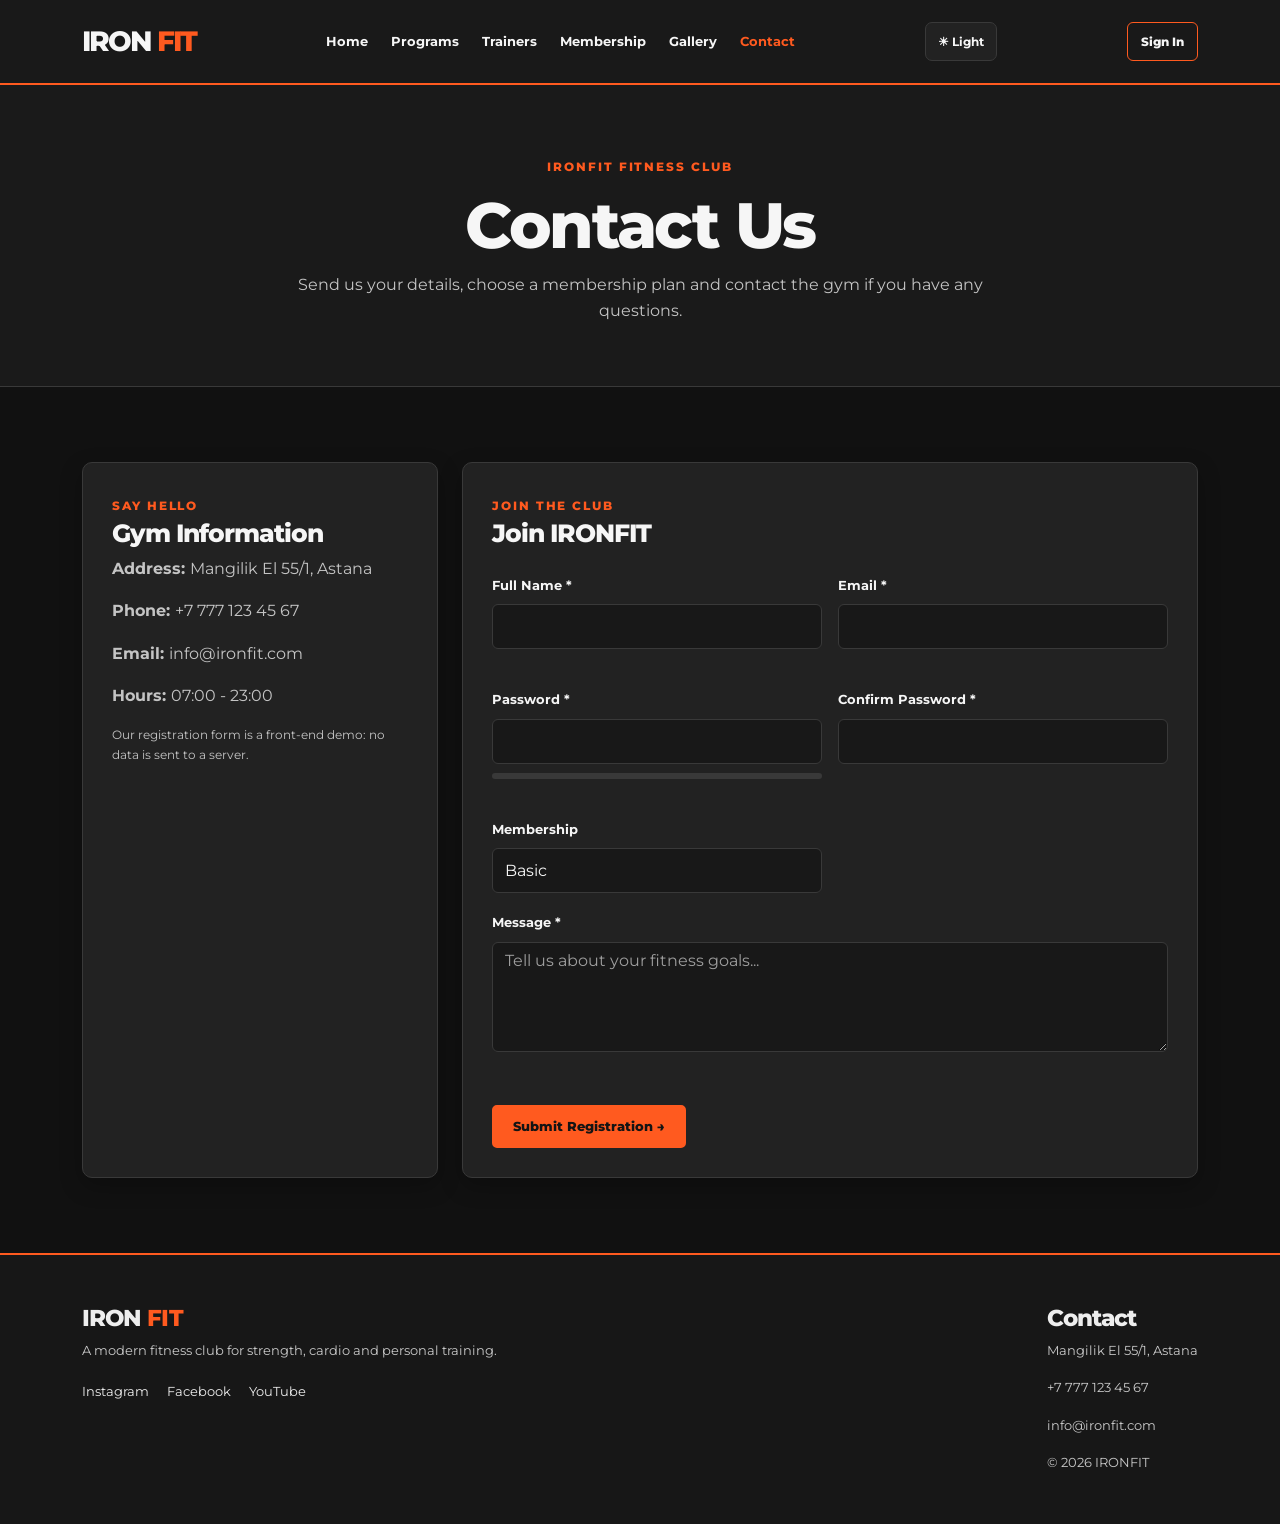
<file: contact.html>
<!DOCTYPE html>
<html lang="en">
  <head>
    <meta charset="utf-8"/>
    <meta content="width=device-width, initial-scale=1.0" name="viewport"/>
    <meta content="IRONFIT gym &mdash; programs, trainers, memberships, registration and gallery." name="description"/>
    <title>
      IRONFIT | Contact Us
    </title>
    <link href="https://fonts.googleapis.com" rel="preconnect"/>
    <link href="https://fonts.googleapis.com/css2?family=Montserrat:wght@400;500;600;700;800&amp;display=swap" rel="stylesheet"/>
    <link href="https://cdn.jsdelivr.net/npm/bootstrap@5.3.8/dist/css/bootstrap.min.css" rel="stylesheet"/>
    <script>
      try {
        const savedTheme = localStorage.getItem("ironfit-theme");
        document.documentElement.dataset.theme = savedTheme === "light" ? "light" : "dark";
      } catch (error) {
        document.documentElement.dataset.theme = "dark";
      }
    </script>
    <link href="css/style.css" rel="stylesheet"/>
  </head>
  <body>
    <header class="site-header">
      <div class="container header-content">
        <a class="logo" href="index.html">
          IRON
          <span>
            FIT
          </span>
        </a>
        <nav aria-label="Main navigation">
          <ul class="nav-list">
            <li>
              <a href="index.html">
                Home
              </a>
            </li>
            <li>
              <a href="programs.html">
                Programs
              </a>
            </li>
            <li>
              <a href="trainers.html">
                Trainers
              </a>
            </li>
            <li>
              <a href="membership.html">
                Membership
              </a>
            </li>
            <li>
              <a href="gallery.html">
                Gallery
              </a>
            </li>
            <li>
              <a aria-current="page" class="active" href="contact.html">
                Contact
              </a>
            </li>
          </ul>
        </nav>
        <button aria-label="Switch to light mode" class="theme-toggle" id="themeToggle" type="button">
          ☀ Light
        </button>
        <div class="auth-controls" aria-label="Account controls">
          <a class="auth-signin" id="signInLink" href="signin.html">Sign In</a>
          <span class="auth-greeting" id="signedInUser" hidden>Hi, <strong id="signedInName"></strong></span>
          <button class="auth-signout" id="signOutButton" type="button" hidden>Logout</button>
        </div>
      </div>
    </header>
    <main>
      <section class="page-title">
        <div class="container">
          <span class="eyebrow">
            IRONFIT FITNESS CLUB
          </span>
          <h1>
            Contact Us
          </h1>
          <p>
            Send us your details, choose a membership plan and contact the gym if you have any questions.
          </p>
        </div>
      </section>
      <section class="section">
        <div class="container">
          <div class="row g-4">
            <div class="col-lg-4">
              <div class="contact-box">
                <span class="eyebrow">
                  SAY HELLO
                </span>
                <h2>
                  Gym Information
                </h2>
                <p>
                  <strong>
                    Address:
                  </strong>
                  Mangilik El 55/1, Astana
                </p>
                <p>
                  <strong>
                    Phone:
                  </strong>
                  +7 777 123 45 67
                </p>
                <p>
                  <strong>
                    Email:
                  </strong>
                  info@ironfit.com
                </p>
                <p>
                  <strong>
                    Hours:
                  </strong>
                  07:00 - 23:00
                </p>
                <p class="helper">
                  Our registration form is a front-end demo: no data is sent to a server.
                </p>
              </div>
            </div>
            <div class="col-lg-8">
              <div class="contact-box">
                <span class="eyebrow">
                  JOIN THE CLUB
                </span>
                <h2 class="mb-4">
                  Join IRONFIT
                </h2>
                <form id="registrationForm" novalidate="">
                  <div class="row g-3">
                    <div class="col-md-6">
                      <label class="form-label" for="name">
                        Full Name *
                      </label>
                      <input autocomplete="name" class="form-control" id="name" name="name" required=""/>
                      <div aria-live="polite" class="field-feedback" id="nameFeedback">
                      </div>
                    </div>
                    <div class="col-md-6">
                      <label class="form-label" for="email">
                        Email *
                      </label>
                      <input autocomplete="email" class="form-control" id="email" name="email" required="" type="email"/>
                      <div aria-live="polite" class="field-feedback" id="emailFeedback">
                      </div>
                    </div>
                    <div class="col-md-6">
                      <label class="form-label" for="password">
                        Password *
                      </label>
                      <input autocomplete="new-password" class="form-control" id="password" name="password" required="" type="password"/>
                      <div class="password-meter">
                        <div id="passwordBar">
                        </div>
                      </div>
                      <div aria-live="polite" class="field-feedback" id="passwordFeedback">
                      </div>
                    </div>
                    <div class="col-md-6">
                      <label class="form-label" for="confirmPassword">
                        Confirm Password *
                      </label>
                      <input autocomplete="new-password" class="form-control" id="confirmPassword" name="confirmPassword" required="" type="password"/>
                      <div aria-live="polite" class="field-feedback" id="confirmPasswordFeedback">
                      </div>
                    </div>
                    <div class="col-md-6">
                      <label class="form-label" for="plan">
                        Membership
                      </label>
                      <select class="form-select" id="plan" name="plan">
                        <option>
                          Basic
                        </option>
                        <option>
                          Standard
                        </option>
                        <option>
                          Premium
                        </option>
                      </select>
                    </div>
                    <div class="col-12">
                      <label class="form-label" for="message">
                        Message *
                      </label>
                      <textarea class="form-control" id="message" name="message" placeholder="Tell us about your fitness goals..." required="" rows="4"></textarea>
                      <div aria-live="polite" class="field-feedback" id="messageFeedback">
                      </div>
                    </div>
                  </div>
                  <div aria-live="polite" class="mt-3" id="registrationStatus" role="status">
                  </div>
                  <button class="btn-main mt-3" type="submit">
                    Submit Registration &rarr;
                  </button>
                </form>
              </div>
            </div>
          </div>
        </div>
      </section>
    </main>
    <footer class="site-footer">
      <div class="container footer-content">
        <div>
          <h3>
            IRON
            <span>
              FIT
            </span>
          </h3>
          <p>
            A modern fitness club for strength, cardio and personal training.
          </p>
          <ul class="social-links">
            <li>
              <a href="https://www.instagram.com/" rel="noopener noreferrer" target="_blank">
                Instagram
              </a>
            </li>
            <li>
              <a href="https://www.facebook.com/" rel="noopener noreferrer" target="_blank">
                Facebook
              </a>
            </li>
            <li>
              <a href="https://www.youtube.com/" rel="noopener noreferrer" target="_blank">
                YouTube
              </a>
            </li>
          </ul>
        </div>
        <div>
          <h3>
            Contact
          </h3>
          <p>
            Mangilik El 55/1, Astana
          </p>
          <p>
            +7 777 123 45 67
          </p>
          <p>
            info@ironfit.com
          </p>
          <p>
            &copy; 2026 IRONFIT
          </p>
        </div>
      </div>

    </footer>
    <script src="js/jquery-3.7.1.min.js">
    </script>
    <script src="js/script.js">
    </script>
  </body>
</html>
</file>
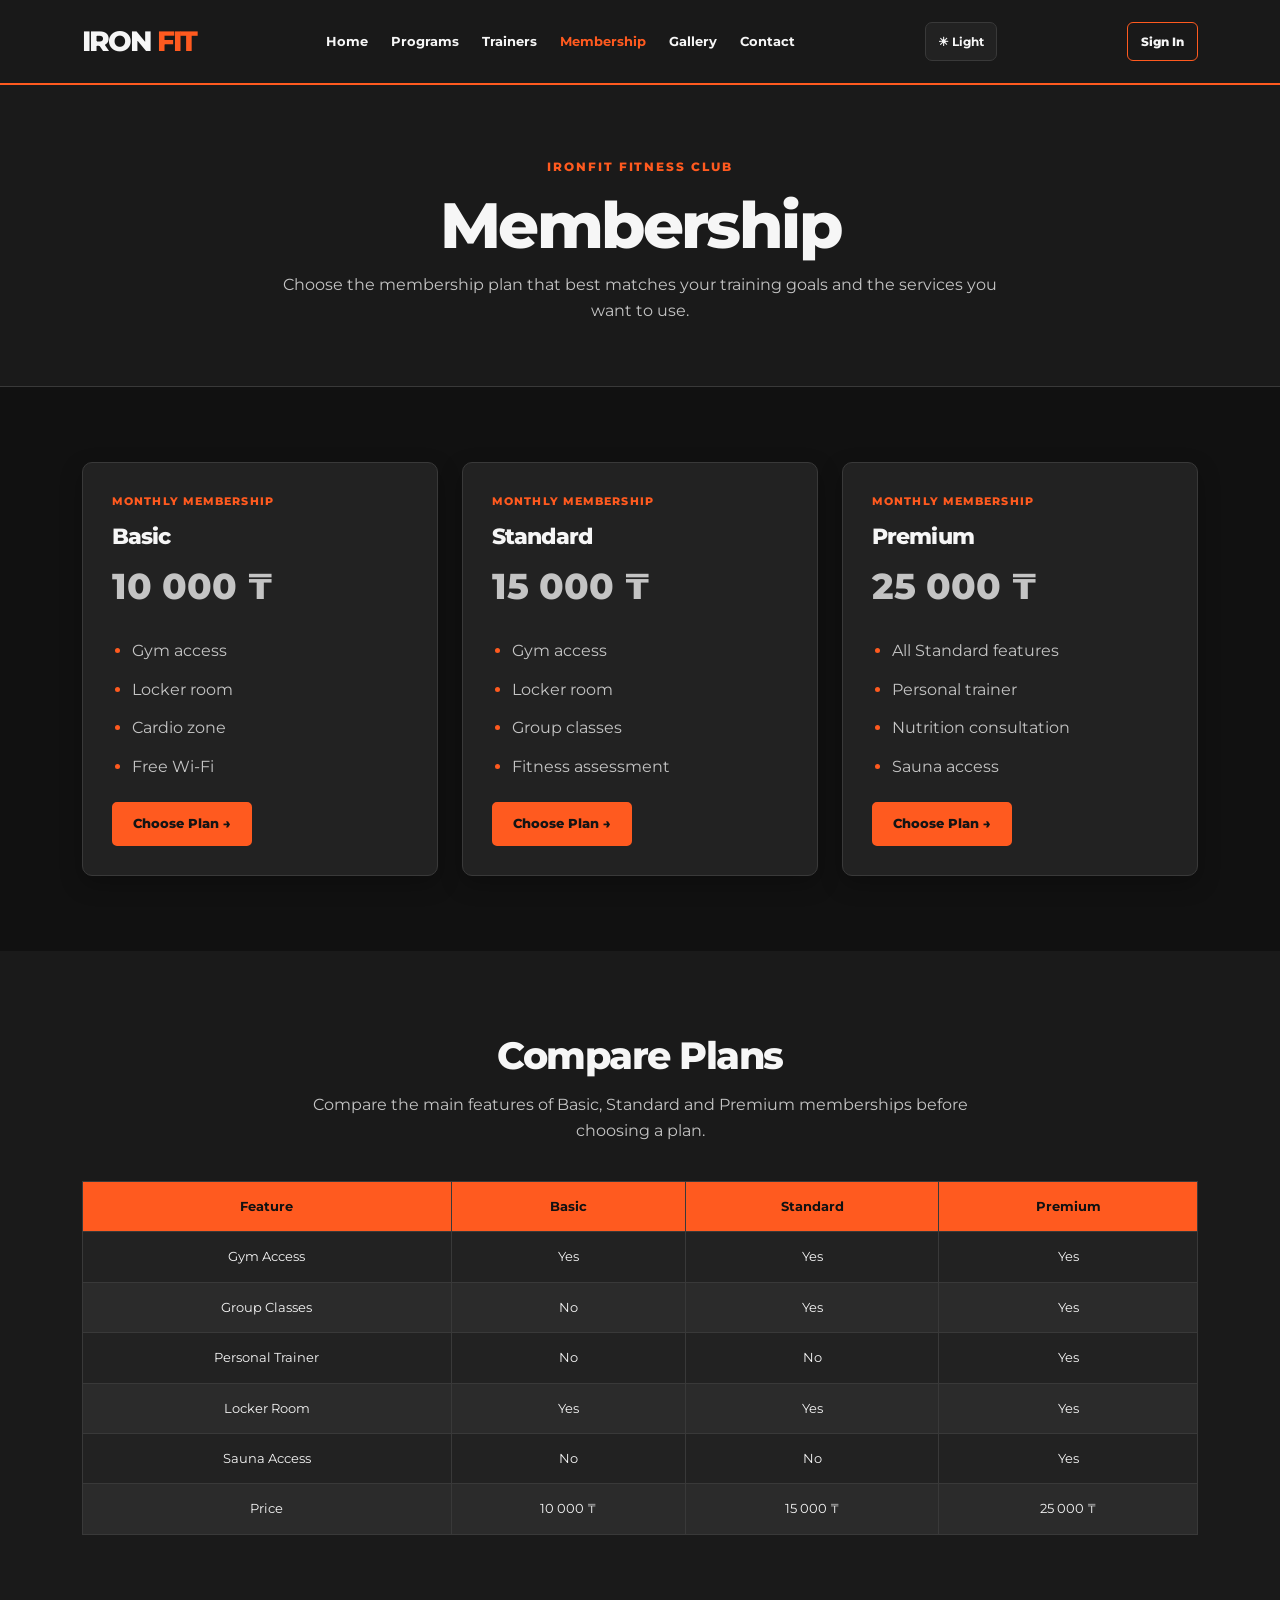
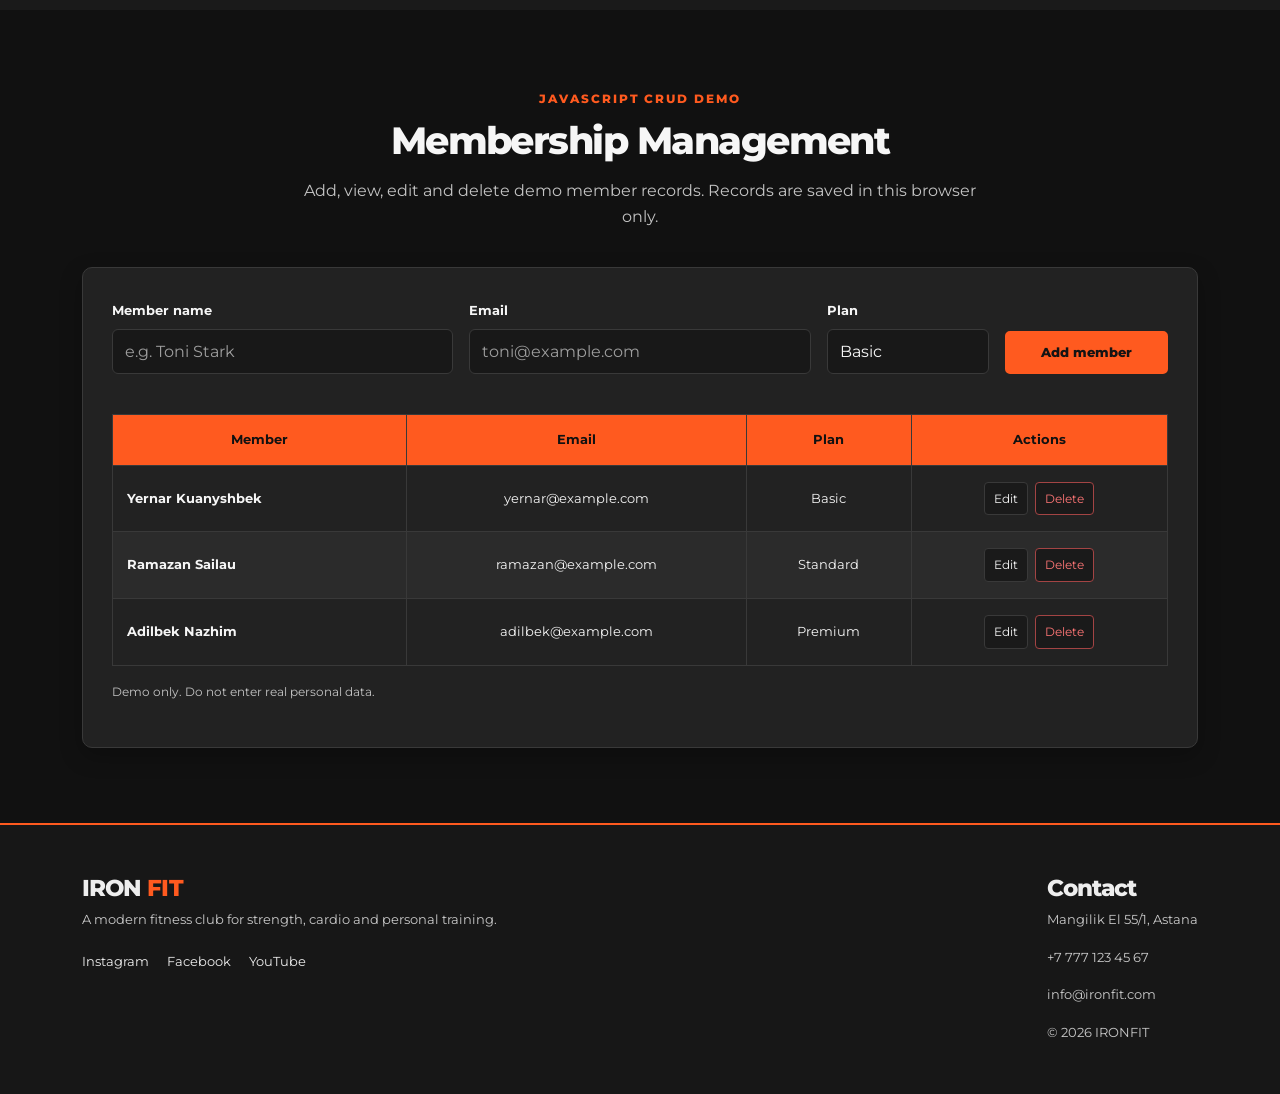
<file: membership.html>
<!DOCTYPE html>
<html lang="en">
  <head>
    <meta charset="utf-8"/>
    <meta content="width=device-width, initial-scale=1.0" name="viewport"/>
    <meta content="IRONFIT gym &mdash; programs, trainers, memberships, registration and gallery." name="description"/>
    <title>
      IRONFIT | Membership
    </title>
    <link href="https://fonts.googleapis.com" rel="preconnect"/>
    <link href="https://fonts.googleapis.com/css2?family=Montserrat:wght@400;500;600;700;800&amp;display=swap" rel="stylesheet"/>
    <link href="https://cdn.jsdelivr.net/npm/bootstrap@5.3.8/dist/css/bootstrap.min.css" rel="stylesheet"/>
    <script>
      try {
        const savedTheme = localStorage.getItem("ironfit-theme");
        document.documentElement.dataset.theme = savedTheme === "light" ? "light" : "dark";
      } catch (error) {
        document.documentElement.dataset.theme = "dark";
      }
    </script>
    <link href="css/style.css" rel="stylesheet"/>
  </head>
  <body>
    <header class="site-header">
      <div class="container header-content">
        <a class="logo" href="index.html">
          IRON
          <span>
            FIT
          </span>
        </a>
        <nav aria-label="Main navigation">
          <ul class="nav-list">
            <li>
              <a href="index.html">
                Home
              </a>
            </li>
            <li>
              <a href="programs.html">
                Programs
              </a>
            </li>
            <li>
              <a href="trainers.html">
                Trainers
              </a>
            </li>
            <li>
              <a aria-current="page" class="active" href="membership.html">
                Membership
              </a>
            </li>
            <li>
              <a href="gallery.html">
                Gallery
              </a>
            </li>
            <li>
              <a href="contact.html">
                Contact
              </a>
            </li>
          </ul>
        </nav>
        <button aria-label="Switch to light mode" class="theme-toggle" id="themeToggle" type="button">
          ☀ Light
        </button>
        <div class="auth-controls" aria-label="Account controls">
          <a class="auth-signin" id="signInLink" href="signin.html">Sign In</a>
          <span class="auth-greeting" id="signedInUser" hidden>Hi, <strong id="signedInName"></strong></span>
          <button class="auth-signout" id="signOutButton" type="button" hidden>Logout</button>
        </div>
      </div>
    </header>
    <main>
      <section class="page-title">
        <div class="container">
          <span class="eyebrow">
            IRONFIT FITNESS CLUB
          </span>
          <h1>
            Membership
          </h1>
          <p>
            Choose the membership plan that best matches your training goals and the services you want to use.
          </p>
        </div>
      </section>
      <section class="section">
        <div class="container">
          <div class="row g-4">
            <div class="col-lg-4 col-md-6 col-12">
              <article class="plan-card">
                <span class="category-label">
                  MONTHLY MEMBERSHIP
                </span>
                <h3>
                  Basic
                </h3>
                <p class="price">
                  10 000 ₸
                </p>
                <ul>
                  <li>
                    Gym access
                  </li>
                  <li>
                    Locker room
                  </li>
                  <li>
                    Cardio zone
                  </li>
                  <li>
                    Free Wi-Fi
                  </li>
                </ul>
                <a class="btn-main" href="contact.html?plan=basic">
                  Choose Plan &rarr;
                </a>
              </article>
            </div>
            <div class="col-lg-4 col-md-6 col-12">
              <article class="plan-card">
                <span class="category-label">
                  MONTHLY MEMBERSHIP
                </span>
                <h3>
                  Standard
                </h3>
                <p class="price">
                  15 000 ₸
                </p>
                <ul>
                  <li>
                    Gym access
                  </li>
                  <li>
                    Locker room
                  </li>
                  <li>
                    Group classes
                  </li>
                  <li>
                    Fitness assessment
                  </li>
                </ul>
                <a class="btn-main" href="contact.html?plan=standard">
                  Choose Plan &rarr;
                </a>
              </article>
            </div>
            <div class="col-lg-4 col-md-6 col-12">
              <article class="plan-card">
                <span class="category-label">
                  MONTHLY MEMBERSHIP
                </span>
                <h3>
                  Premium
                </h3>
                <p class="price">
                  25 000 ₸
                </p>
                <ul>
                  <li>
                    All Standard features
                  </li>
                  <li>
                    Personal trainer
                  </li>
                  <li>
                    Nutrition consultation
                  </li>
                  <li>
                    Sauna access
                  </li>
                </ul>
                <a class="btn-main" href="contact.html?plan=premium">
                  Choose Plan &rarr;
                </a>
              </article>
            </div>
          </div>
        </div>
      </section>
      <section class="section bg-dark">
        <div class="container">
          <div class="section-title">
            <h2>
              Compare Plans
            </h2>
            <p>
              Compare the main features of Basic, Standard and Premium memberships before choosing a plan.
            </p>
          </div>
          <div class="table-box">
            <table class="compare-table">
              <thead>
                <tr>
                  <th>
                    Feature
                  </th>
                  <th>
                    Basic
                  </th>
                  <th>
                    Standard
                  </th>
                  <th>
                    Premium
                  </th>
                </tr>
              </thead>
              <tbody>
                <tr>
                  <td>
                    Gym Access
                  </td>
                  <td>
                    Yes
                  </td>
                  <td>
                    Yes
                  </td>
                  <td>
                    Yes
                  </td>
                </tr>
                <tr>
                  <td>
                    Group Classes
                  </td>
                  <td>
                    No
                  </td>
                  <td>
                    Yes
                  </td>
                  <td>
                    Yes
                  </td>
                </tr>
                <tr>
                  <td>
                    Personal Trainer
                  </td>
                  <td>
                    No
                  </td>
                  <td>
                    No
                  </td>
                  <td>
                    Yes
                  </td>
                </tr>
                <tr>
                  <td>
                    Locker Room
                  </td>
                  <td>
                    Yes
                  </td>
                  <td>
                    Yes
                  </td>
                  <td>
                    Yes
                  </td>
                </tr>
                <tr>
                  <td>
                    Sauna Access
                  </td>
                  <td>
                    No
                  </td>
                  <td>
                    No
                  </td>
                  <td>
                    Yes
                  </td>
                </tr>
                <tr>
                  <td>
                    Price
                  </td>
                  <td>
                    10 000 ₸
                  </td>
                  <td>
                    15 000 ₸
                  </td>
                  <td>
                    25 000 ₸
                  </td>
                </tr>
              </tbody>
            </table>
          </div>
        </div>
      </section>
      <section class="section" id="memberManagement">
        <div class="container">
          <div class="section-title">
            <span class="eyebrow">
              JAVASCRIPT CRUD DEMO
            </span>
            <h2>
              Membership Management
            </h2>
            <p>
              Add, view, edit and delete demo member records. Records are saved in this browser only.
            </p>
          </div>
          <div class="management-panel">
            <form id="memberForm" novalidate="">
              <input id="memberId" type="hidden"/>
              <div class="row g-3 align-items-end">
                <div class="col-md-4">
                  <label class="form-label" for="memberName">
                    Member name
                  </label>
                  <input class="form-control" id="memberName" maxlength="80" placeholder="e.g. Toni Stark" required=""/>
                </div>
                <div class="col-md-4">
                  <label class="form-label" for="memberEmail">
                    Email
                  </label>
                  <input class="form-control" id="memberEmail" placeholder="toni@example.com" required="" type="email"/>
                </div>
                <div class="col-md-2">
                  <label class="form-label" for="memberPlan">
                    Plan
                  </label>
                  <select class="form-select" id="memberPlan">
                    <option>
                      Basic
                    </option>
                    <option>
                      Standard
                    </option>
                    <option>
                      Premium
                    </option>
                  </select>
                </div>
                <div class="col-md-2">
                  <button class="btn-main w-100" id="memberSubmit" type="submit">
                    Add member
                  </button>
                </div>
              </div>
              <div class="d-flex justify-content-between align-items-center flex-wrap gap-2 mt-3">
                <p aria-live="polite" class="helper mb-0" id="memberFeedback" role="status">
                </p>
                <button class="btn-outline small" hidden="" id="memberCancel" type="button">
                  Cancel edit
                </button>
              </div>
            </form>
            <div class="table-box mt-4">
              <table class="compare-table member-table">
                <thead>
                  <tr>
                    <th>
                      Member
                    </th>
                    <th>
                      Email
                    </th>
                    <th>
                      Plan
                    </th>
                    <th>
                      Actions
                    </th>
                  </tr>
                </thead>
                <tbody id="memberRows">
                </tbody>
              </table>
            </div>
            <p class="helper mt-3">
              Demo only. Do not enter real personal data.
            </p>
          </div>
        </div>
      </section>
    </main>
    <footer class="site-footer">
      <div class="container footer-content">
        <div>
          <h3>
            IRON
            <span>
              FIT
            </span>
          </h3>
          <p>
            A modern fitness club for strength, cardio and personal training.
          </p>
          <ul class="social-links">
            <li>
              <a href="https://www.instagram.com/" rel="noopener noreferrer" target="_blank">
                Instagram
              </a>
            </li>
            <li>
              <a href="https://www.facebook.com/" rel="noopener noreferrer" target="_blank">
                Facebook
              </a>
            </li>
            <li>
              <a href="https://www.youtube.com/" rel="noopener noreferrer" target="_blank">
                YouTube
              </a>
            </li>
          </ul>
        </div>
        <div>
          <h3>
            Contact
          </h3>
          <p>
            Mangilik El 55/1, Astana
          </p>
          <p>
            +7 777 123 45 67
          </p>
          <p>
            info@ironfit.com
          </p>
          <p>
            &copy; 2026 IRONFIT
          </p>
        </div>
      </div>

    </footer>
    <script src="js/jquery-3.7.1.min.js">
    </script>
    <script src="js/script.js">
    </script>
  </body>
</html>
</file>
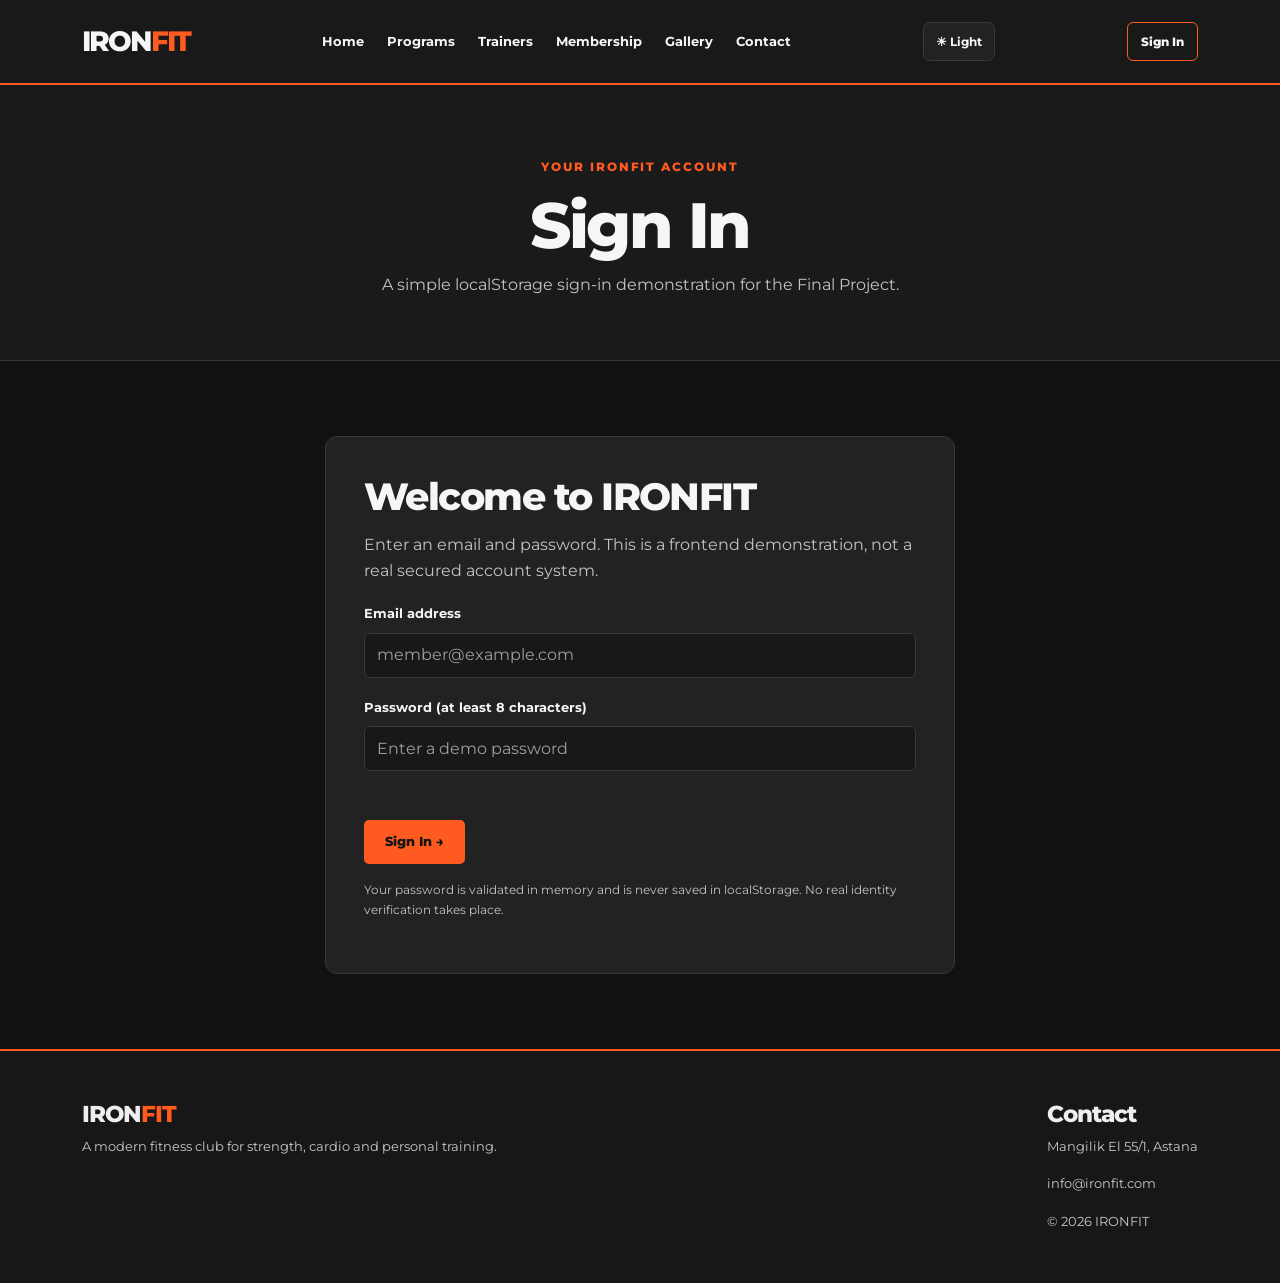
<file: signin.html>
<!DOCTYPE html>
<html lang="en">
  <head>
    <meta charset="UTF-8">
    <meta name="viewport" content="width=device-width, initial-scale=1.0">
    <meta name="description" content="IRONFIT demonstration sign-in with localStorage">
    <title>IRONFIT | Sign In</title>
    <link href="https://fonts.googleapis.com" rel="preconnect">
    <link href="https://fonts.googleapis.com/css2?family=Montserrat:wght@400;500;600;700;800&amp;display=swap" rel="stylesheet">
    <link href="https://cdn.jsdelivr.net/npm/bootstrap@5.3.8/dist/css/bootstrap.min.css" rel="stylesheet">
    <script>
      try {
        document.documentElement.dataset.theme =
          localStorage.getItem('ironfit-theme') === 'light' ? 'light' : 'dark';
      } catch (error) {
        document.documentElement.dataset.theme = 'dark';
      }
    </script>
    <link href="css/style.css" rel="stylesheet">
  </head>
  <body>
    <header class="site-header">
      <div class="container header-content">
        <a class="logo" href="index.html">IRON<span>FIT</span></a>
        <nav aria-label="Main navigation">
          <ul class="nav-list">
            <li>
              <a href="index.html">Home</a>
            </li>
            <li>
              <a href="programs.html">Programs</a>
            </li>
            <li>
              <a href="trainers.html">Trainers</a>
            </li>
            <li>
              <a href="membership.html">Membership</a>
            </li>
            <li>
              <a href="gallery.html">Gallery</a>
            </li>
            <li>
              <a href="contact.html">Contact</a>
            </li>
          </ul>
        </nav>
        <button aria-label="Switch to light mode" class="theme-toggle" id="themeToggle" type="button">☀ Light</button>
        <div class="auth-controls" aria-label="Account controls">
          <a class="auth-signin" id="signInLink" href="signin.html" aria-current="page">Sign In</a>
          <span class="auth-greeting" id="signedInUser" hidden>Hi, <strong id="signedInName"></strong></span>
          <button class="auth-signout" id="signOutButton" type="button" hidden>Logout</button>
        </div>
      </div>
    </header>
    <main>
      <section class="page-title">
        <div class="container">
          <span class="eyebrow">YOUR IRONFIT ACCOUNT</span>
          <h1>Sign In</h1>
          <p>A simple localStorage sign-in demonstration for the Final Project.</p>
        </div>
      </section>
      <section class="section">
        <div class="container">
          <div class="login-panel">
            <div id="loginFormWrapper">
              <h2>Welcome to IRONFIT</h2>
              <p class="muted">Enter an email and password. This is a frontend demonstration, not a real secured account system.</p>
              <form id="loginForm" novalidate>
                <div class="mb-3">
                  <label class="form-label" for="loginEmail">Email address</label>
                  <input class="form-control" type="email" name="email" id="loginEmail" autocomplete="email" required placeholder="member@example.com">
                </div>
                <div class="mb-3">
                  <label class="form-label" for="loginPassword">Password (at least 8 characters)</label>
                  <input class="form-control" type="password" name="password" id="loginPassword" autocomplete="current-password" minlength="8" required placeholder="Enter a demo password">
                </div>
                <p class="field-feedback" id="loginFeedback" role="alert" aria-live="polite"></p>
                <button class="btn-main" type="submit">Sign In →</button>
              </form>
              <p class="helper mt-3">Your password is validated in memory and is never saved in localStorage. No real identity verification takes place.</p>
            </div>
            <div id="loginWelcome" hidden>
              <h2>You're signed in!</h2>
              <p class="muted" id="welcomeAccount"></p>
              <p class="helper">You can refresh this page or navigate to another page. Your demo sign-in status stays active.</p>
              <button class="btn-outline" id="loginPageSignOut" type="button">Sign Out</button>
            </div>
          </div>
        </div>
      </section>
    </main>
    <footer class="site-footer">
      <div class="container footer-content">
        <div>
          <h3>IRON<span>FIT</span></h3>
          <p>A modern fitness club for strength, cardio and personal training.</p>
        </div>
        <div>
          <h3>Contact</h3>
          <p>Mangilik El 55/1, Astana</p>
          <p>info@ironfit.com</p>
          <p>© 2026 IRONFIT</p>
        </div>
      </div>
    </footer>
    <script src="js/jquery-3.7.1.min.js"></script>
    <script src="js/script.js"></script>
  </body>
</html>
</file>
<file: css/style.css>
:root {
  --main-color: #ff5a1f;
  --dark-color: #1a1a1a;
  --light-color: #fff;
  --gray-color: #d6d6d6;
  --bg: #111;
  --surface: #222;
  --surface2: #1a1a1a;
  --subtle: #2b2b2b;
  --title: #f6f6f6;
  --muted: #c4c4c4;
  --border: #393939;
  --field: #181818;
  --header: #191919;
  --shadow: rgba(0,0,0,.25);
}

:root[data-theme=light] {
  --bg: #f7f7f8;
  --surface: #fff;
  --surface2: #f1f2f4;
  --subtle: #ececee;
  --title: #1d1f24;
  --muted: #50545a;
  --border: #dadce0;
  --field: #fff;
  --header: #fff;
  --gray-color: #555;
  --light-color: #1d1f24;
  --dark-color: #fff;
  --shadow: rgba(30,30,30,.08);
}

* {
  box-sizing: border-box;
}

html {
  scroll-behavior: smooth;
}

body {
  margin: 0;
  font-family: Montserrat,Arial,sans-serif;
  background: var(--bg);
  color: var(--title);
  line-height: 1.65;
  min-height: 100vh;
}

img {
  width: 100%;
  display: block;
}

a {
  text-decoration: none;
  color: inherit;
}

a:hover {
  color: var(--main-color);
}

h1,h2,h3 {
  font-weight: 800;
  letter-spacing: -.04em;
  line-height: 1.16;
}

h2 {
  font-size: clamp(1.9rem,3vw,2.6rem);
}

button,input,textarea,select {
  font: inherit;
}

button {
  cursor: pointer;
}

.site-header {
  background: var(--header);
  border-bottom: 2px solid var(--main-color);
  position: relative;
  z-index: 10;
}

.header-content {
  min-height: 83px;
  display: flex;
  justify-content: space-between;
  align-items: center;
  gap: 20px;
}

.logo {
  color: var(--title);
  font-size: 28px;
  font-weight: 800;
  letter-spacing: -.07em;
  white-space: nowrap;
}

.logo span,.site-footer h3 span {
  color: var(--main-color);
}

.nav-list {
  display: flex;
  gap: clamp(9px,2vw,23px);
  margin: 0;
  padding: 0;
  list-style: none;
  flex-wrap: wrap;
}

.nav-list a {
  font-size: 13px;
  color: var(--title);
  font-weight: 700;
}

.nav-list a:hover,.nav-list a:focus,.nav-list a.active {
  color: var(--main-color);
}

.theme-toggle {
  border: 1px solid var(--border);
  border-radius: 7px;
  padding: 9px 12px;
  background: var(--surface);
  color: var(--title);
  white-space: nowrap;
  font-size: 12px;
  font-weight: 700;
}

.theme-toggle:hover,.theme-toggle:focus-visible {
  border-color: var(--main-color);
}

.hero {
  min-height: 570px;
  display: flex;
  align-items: center;
  position: relative;
  background: linear-gradient(90deg,rgba(0,0,0,.9),rgba(0,0,0,.45)),url("../images/background.jpg") center/cover no-repeat,#242020;
  color: #fff;
}

.hero-content {
  max-width: 700px;
  padding: 85px 0;
}

.hero h1 {
  font-size: clamp(3rem,6vw,5rem);
  margin: 15px 0 22px;
}

.hero h1 em {
  font-style: normal;
  color: var(--main-color);
}

.hero p {
  color: #dedede;
  max-width: 600px;
  font-size: 17px;
  margin-bottom: 32px;
}

.eyebrow {
  color: var(--main-color);
  font-size: 12px;
  font-weight: 800;
  letter-spacing: .16em;
}

.hero-label {
  position: absolute;
  right: 25px;
  top: 23px;
  background: var(--main-color);
  color: #111;
  font-size: 12px;
  font-weight: 800;
  padding: 9px 13px;
}

.btn-main,.btn-outline {
  display: inline-block;
  border: 2px solid var(--main-color);
  padding: 10px 19px;
  font-size: 13px;
  font-weight: 800;
  line-height: 1.5;
  border-radius: 5px;
  text-align: center;
  transition: .2s;
  cursor: pointer;
}

.btn-main {
  background: var(--main-color);
  color: #141414;
}

.btn-main:hover,.btn-main:focus-visible {
  background: transparent;
  color: var(--main-color);
}

.btn-outline {
  background: transparent;
  color: var(--title);
}

.hero .btn-outline {
  color: #fff;
  margin-left: 8px;
}

.btn-outline:hover,.btn-outline:focus-visible {
  color: var(--main-color);
}

.btn-outline.small {
  padding: 7px 12px;
}

.section {
  padding: 75px 0;
}

.bg-dark {
  background: var(--surface2) !important;
  color: var(--title) !important;
}

.section-title {
  margin-bottom: 36px;
  text-align: center;
}

.section-title h2 {
  margin: 8px 0 14px;
}

.section-title p {
  color: var(--muted);
  max-width: 680px;
  margin: auto;
}

.page-title {
  background: var(--surface2);
  padding: 68px 0 62px;
  text-align: center;
  border-bottom: 1px solid var(--border);
}

.page-title h1 {
  font-size: clamp(2.6rem,5vw,4.1rem);
  margin: 9px 0;
}

.page-title p {
  color: var(--muted);
  max-width: 750px;
  margin: auto;
}

.feature-grid {
  display: grid;
  grid-template-columns: repeat(3,1fr);
  gap: 20px;
}

.feature-card,.plan-card,.contact-box,.management-panel {
  padding: 29px;
  background: var(--surface);
  border: 1px solid var(--border);
  box-shadow: 0 8px 22px var(--shadow);
  border-radius: 10px;
}

.feature-icon,.category-label {
  display: inline-block;
  color: var(--main-color);
  font-weight: 800;
  font-size: 11px;
  letter-spacing: .1em;
  margin-bottom: 13px;
}

.feature-card h3,.trainer-card h3,.plan-card h3 {
  color: var(--title);
  font-size: 22px;
}

.feature-card p,.trainer-card p,.plan-card p,.contact-box p,.program-content p {
  color: var(--muted);
}

.wide-image {
  height: 360px;
  object-fit: cover;
  border-radius: 9px;
}

.muted {
  color: var(--muted);
}

.accent-list {
  padding-left: 20px;
  margin: 20px 0 30px;
}

.accent-list li {
  margin: 7px 0;
}

.accent-list li::marker {
  color: var(--main-color);
}

.program-card,.trainer-card {
  height: 100%;
  background: var(--surface);
  border: 1px solid var(--border);
  border-radius: 9px;
  overflow: hidden;
  transition: transform .2s,box-shadow .2s;
}

.program-card:hover,.trainer-card:hover {
  transform: translateY(-5px);
  box-shadow: 0 18px 32px var(--shadow);
}

.program-card img {
  height: 220px;
  object-fit: cover;
  background: #333;
}

.program-content {
  padding: 23px;
}

.program-content h2 {
  font-size: 21px;
  margin-bottom: 10px;
}

.program-content p {
  font-size: 14px;
  margin-bottom: 0;
}

.filter-panel {
  max-width: 790px;
  margin: 0 auto 35px;
}

.filters {
  display: flex;
  flex-wrap: wrap;
  gap: 9px;
  margin: 15px 0;
}

.filter-btn {
  background: var(--surface);
  color: var(--title);
  border: 1px solid var(--border);
  padding: 9px 16px;
  border-radius: 5px;
  font-size: 13px;
  font-weight: 700;
}

.filter-btn.selected,.filter-btn:hover {
  background: var(--main-color);
  border-color: var(--main-color);
  color: #151515;
}

.helper {
  color: var(--muted);
  font-size: 12px;
}

.empty-state {
  padding: 35px;
  text-align: center;
  background: var(--surface);
  border: 1px dashed var(--border);
  border-radius: 8px;
}

.empty-state[hidden] {
  display: none;
}

.trainer-grid {
  display: grid;
  grid-template-columns: repeat(4,1fr);
  gap: 20px;
}

.trainer-card img {
  height: 290px;
  object-fit: cover;
}

.trainer-info {
  padding: 20px;
}

.trainer-info h3 {
  font-size: 18px;
}

.trainer-info .job {
  color: var(--main-color);
  font-weight: 700;
}

.trainer-info p {
  font-size: 13px;
}

.plan-card {
  height: 100%;
  display: flex;
  flex-direction: column;
}

.price {
  font-size: 36px;
  color: var(--title);
  font-weight: 800;
}

.plan-card ul {
  padding-left: 20px;
  color: var(--muted);
  flex: 1;
}

.plan-card li {
  padding: 6px 0;
}

.plan-card li::marker {
  color: var(--main-color);
}

.plan-card .btn-main {
  align-self: start;
}

.table-box {
  overflow-x: auto;
}

.compare-table {
  width: 100%;
  min-width: 580px;
  border-collapse: collapse;
  background: var(--surface);
}

.compare-table th,.compare-table td {
  padding: 14px;
  border: 1px solid var(--border);
  text-align: center;
  color: var(--title);
  font-size: 13px;
  vertical-align: middle;
}

.compare-table th {
  background: var(--main-color);
  color: #111;
}

.compare-table tbody tr:nth-child(even) {
  background: var(--subtle);
}

.member-table td:first-child {
  text-align: left;
  font-weight: 700;
}

.table-action {
  padding: 6px 9px;
  margin: 2px;
  border-radius: 4px;
  border: 1px solid var(--border);
  background: var(--surface2);
  color: var(--title);
  font-size: 12px;
}

.table-action.danger {
  color: #ff7676;
  border-color: #a34444;
}

.table-action:hover {
  border-color: var(--main-color);
}

.contact-box {
  height: 100%;
}

.contact-box h2 {
  font-size: 25px;
}

.form-label {
  font-weight: 700;
  font-size: 13px;
  color: var(--title);
}

.form-control,.form-select {
  background: var(--field);
  border: 1px solid var(--border);
  color: var(--title);
  min-height: 45px;
}

.form-control:focus,.form-select:focus {
  background: var(--field);
  color: var(--title);
  border-color: var(--main-color);
  box-shadow: 0 0 0 2px rgba(255,90,31,.14);
}

.form-control::placeholder {
  color: var(--muted);
  opacity: .78;
}

.form-select option {
  background: var(--surface);
  color: var(--title);
}

.field-feedback {
  font-size: 11px;
  min-height: 17px;
  margin-top: 4px;
  color: var(--muted);
}

.field-feedback.error {
  color: #ff7272;
}

.field-feedback.success {
  color: #39bd84;
}

.password-meter {
  height: 6px;
  background: var(--border);
  border-radius: 9px;
  overflow: hidden;
  margin-top: 9px;
}

.password-meter>div {
  height: 100%;
  width: 0;
  transition: width .2s,background .2s;
}

.alert-inline {
  padding: 10px 13px;
  border-radius: 6px;
  font-size: 13px;
}

.alert-inline.error {
  border: 1px solid #bf4d4d;
  background: rgba(180,56,56,.13);
  color: #e76d6d;
}

.alert-inline.success {
  border: 1px solid #259c6d;
  background: rgba(26,160,98,.13);
  color: #39bd84;
}

.gallery-item {
  position: relative;
  display: block;
  width: 100%;
  background: var(--surface);
  border: 0;
  padding: 0;
  border-radius: 9px;
  overflow: hidden;
  text-align: left;
}

.gallery-item img {
  height: 220px;
  object-fit: cover;
  transition: transform .3s;
}

.gallery-item:hover img,.gallery-item:focus-visible img {
  transform: scale(1.07);
}

.gallery-item span {
  position: absolute;
  bottom: 0;
  left: 0;
  right: 0;
  display: flex;
  justify-content: space-between;
  padding: 25px 15px 14px;
  background: linear-gradient(transparent,rgba(0,0,0,.9));
  color: white;
  font-size: 13px;
  font-weight: 700;
}

.lightbox {
  position: fixed;
  inset: 0;
  z-index: 1000;
  background: rgba(0,0,0,.94);
  display: flex;
  justify-content: space-between;
  align-items: center;
  gap: 10px;
  padding: 20px;
}

.lightbox figure {
  margin: 0;
  text-align: center;
  max-width: min(100%,950px);
  flex: 1;
}

.lightbox figure img {
  max-height: 75vh;
  max-width: 100%;
  width: auto;
  margin: auto;
  border-radius: 7px;
  object-fit: contain;
}

.lightbox figcaption {
  margin-top: 15px;
  color: #fff;
  font-weight: 700;
}

.lightbox-close,.lightbox-arrow {
  background: rgba(255,255,255,.11);
  color: #fff;
  border: 1px solid rgba(255,255,255,.2);
  border-radius: 8px;
}

.lightbox-close {
  position: absolute;
  right: 19px;
  top: 13px;
  font-size: 30px;
  line-height: 1;
  padding: 5px 12px;
}

.lightbox-arrow {
  font-size: 40px;
  padding: 0 16px;
}

.lightbox button:hover {
  background: var(--main-color);
  color: #111;
}

.site-footer {
  background: #171717;
  color: #eee;
  border-top: 2px solid var(--main-color);
  padding: 50px 0 35px;
}

.footer-content {
  display: flex;
  justify-content: space-between;
  gap: 40px;
}

.footer-content>div {
  max-width: 480px;
}

.site-footer h3 {
  font-size: 23px;
}

.site-footer p {
  font-size: 13px;
  color: #c9c9c9;
}

.social-links {
  list-style: none;
  display: flex;
  gap: 18px;
  padding: 0;
  margin-top: 20px;
  font-size: 13px;
}

.social-links a:hover {
  color: var(--main-color);
}

@media (max-width:1000px) {
  .trainer-grid {
    grid-template-columns: repeat(2,1fr);
  }

  .header-content {
    flex-wrap: wrap;
    padding: 16px 0;
  }

  .header-content nav {
    order: 3;
    width: 100%;
  }

  .nav-list {
    justify-content: center;
    gap: 15px;
  }

  .logo {
    font-size: 25px;
  }
}

@media (max-width:700px) {
  .feature-grid {
    grid-template-columns: 1fr;
  }

  .trainer-grid {
    grid-template-columns: 1fr 1fr;
  }

  .section {
    padding: 48px 0;
  }

  .hero {
    min-height: 480px;
  }

  .hero-content {
    padding: 60px 0;
  }

  .footer-content {
    flex-direction: column;
    gap: 24px;
  }

  .site-footer {
    padding: 35px 0;
  }

  .lightbox {
    padding: 12px;
  }

  .lightbox-arrow {
    font-size: 30px;
    padding: 0 9px;
  }

  .header-content nav {
    overflow-x: auto;
  }

  .nav-list {
    justify-content: flex-start;
    flex-wrap: nowrap;
    min-width: max-content;
  }

  .nav-list a {
    font-size: 12px;
  }
}

@media (max-width:480px) {
  .trainer-grid {
    grid-template-columns: 1fr;
  }

  .feature-card,.plan-card,.contact-box,.management-panel {
    padding: 20px;
  }

  .hero .btn-outline {
    margin: 10px 0 0 0;
  }

  .gallery-item img {
    height: 250px;
  }

  .lightbox-arrow {
    padding: 0 6px;
  }
}



/* ============================================================
   FINAL ADDITIONS: Account controls, demo sign-in, FAQ, API
   ============================================================ */
.auth-controls { display:flex; align-items:center; flex-wrap:wrap; gap:8px; }
.auth-signin,.auth-signout { padding:9px 13px; border:1px solid var(--main-color); border-radius:6px; background:transparent; color:var(--title); font-size:12px; font-weight:800; white-space:nowrap; }
.auth-signin:hover,.auth-signout:hover { background:var(--main-color); color:#111; }
.auth-greeting { color:var(--muted); font-size:12px; max-width:185px; overflow-wrap:anywhere; }
.auth-greeting strong { color:var(--title); }
.auth-signin[hidden],.auth-signout[hidden],.auth-greeting[hidden],#loginWelcome[hidden],#loginFormWrapper[hidden] { display:none !important; }
.login-panel { max-width:630px; margin:0 auto; border:1px solid var(--border); background:var(--surface); border-radius:12px; padding:38px; }
.login-panel h2 { margin-bottom:12px; }
.login-panel .form-control { width:100%; }
.faq-container { max-width:950px; }
.faq-list { display:grid; gap:12px; }
.faq-item { background:var(--surface); border:1px solid var(--border); border-radius:9px; overflow:hidden; }
.faq-question { display:flex; justify-content:space-between; align-items:center; gap:12px; width:100%; text-align:left; padding:17px 20px; border:0; color:var(--title); background:transparent; font-weight:700; }
.faq-question:hover,.faq-question:focus-visible { color:var(--main-color); }
.faq-indicator { color:var(--main-color); font-size:24px; font-weight:700; flex:none; }
.faq-answer { display:none; padding:0 20px 18px; color:var(--muted); }
.faq-answer p { margin:0; }
.exercise-controls { display:grid; grid-template-columns:minmax(0,1.7fr) minmax(0,1fr) auto; align-items:end; gap:15px; max-width:1000px; margin:0 auto 24px; }
.exercise-refresh { white-space:nowrap; }
.exercise-grid { display:grid; grid-template-columns:repeat(3,minmax(0,1fr)); gap:18px; margin:20px 0; }
.exercise-card { padding:23px; border:1px solid var(--border); background:var(--surface); border-radius:10px; }
.exercise-card h3 { font-size:20px; margin:0 0 12px; }
.exercise-card p { color:var(--muted); font-size:13px; margin:0; }
.exercise-grid .empty-state { grid-column:1/-1; }
.api-attribution a { color:var(--main-color); text-decoration:underline; }
.ai-credit { max-width:1120px; margin:24px auto 0; padding:0 20px; font-size:11px !important; line-height:1.6; color:#c9c9c9; }
@media(max-width:1000px) { .exercise-controls { grid-template-columns:1fr 1fr; } .exercise-refresh { grid-column:1/-1; justify-self:start; } .exercise-grid { grid-template-columns:repeat(2,minmax(0,1fr)); } }
@media(max-width:700px) { .exercise-controls { grid-template-columns:1fr; } .exercise-refresh { grid-column:auto; } .exercise-grid { grid-template-columns:1fr; } .login-panel { padding:23px; } }
</file>
